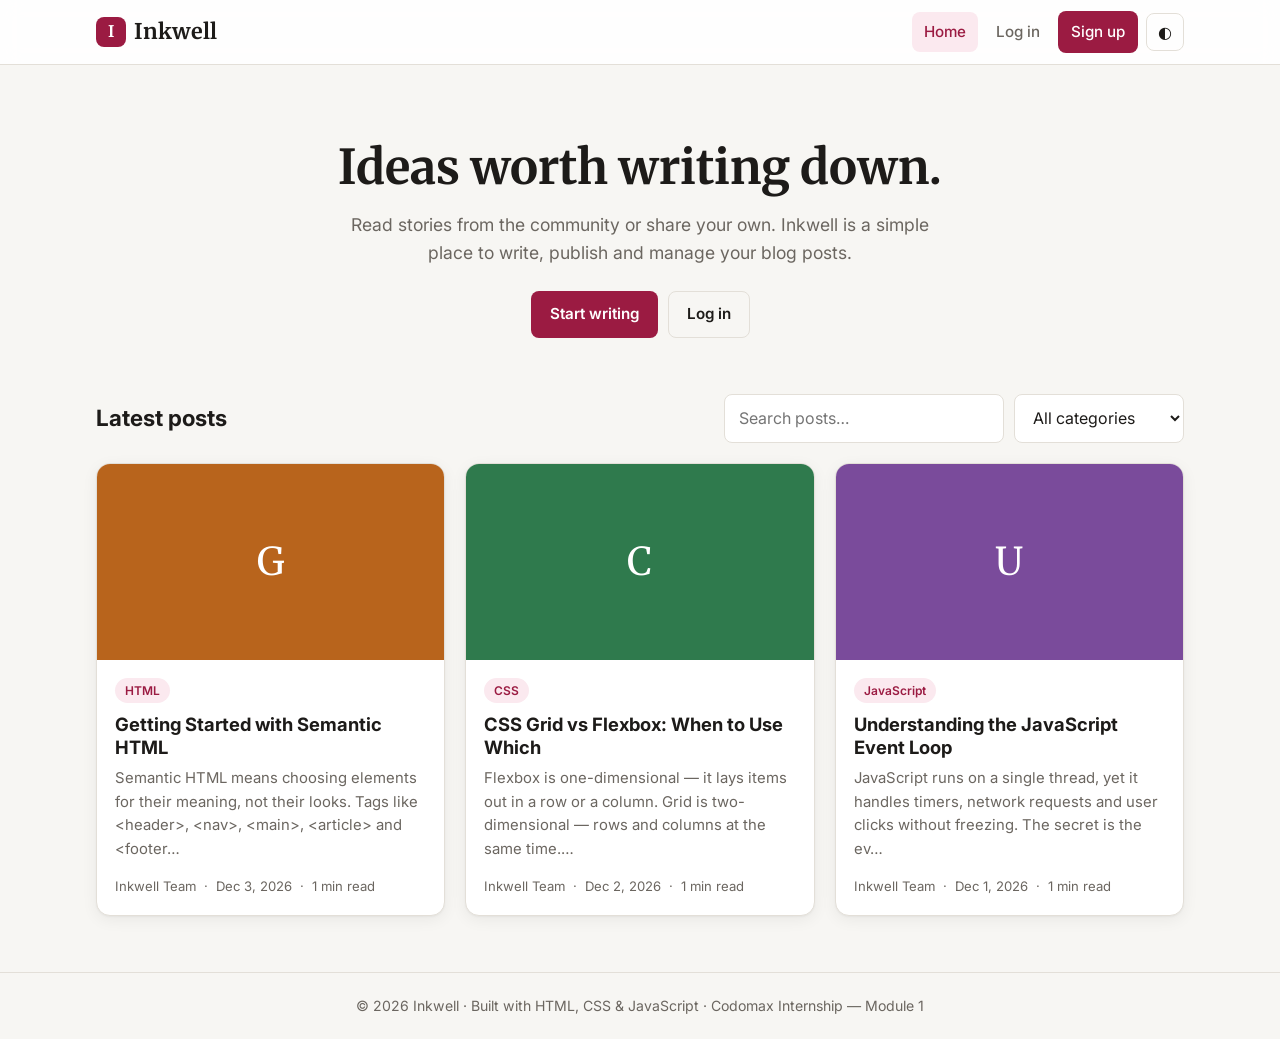
<file: index.html>
<!DOCTYPE html>
<html lang="en">
<head>
  <meta charset="UTF-8">
  <meta name="viewport" content="width=device-width, initial-scale=1.0">
  <meta name="description" content="Inkwell — a simple, responsive blog application.">
  <title>Inkwell — Home</title>
  <link rel="preconnect" href="https://fonts.googleapis.com">
  <link rel="preconnect" href="https://fonts.gstatic.com" crossorigin>
  <link href="https://fonts.googleapis.com/css2?family=Inter:wght@400;500;600;700&family=Merriweather:wght@400;700&display=swap" rel="stylesheet">
  <link rel="stylesheet" href="css/style.css">
</head>
<body>
  <main>
    <div class="container">
      <section class="hero">
        <h1>Ideas worth writing down.</h1>
        <p>Read stories from the community or share your own. Inkwell is a simple place to write, publish and manage your blog posts.</p>
        <div class="hero-actions" id="heroActions"></div>
      </section>

      <section aria-labelledby="latestHeading">
        <div class="toolbar">
          <h2 id="latestHeading">Latest posts</h2>
          <div class="controls">
            <label class="sr-only" for="search">Search posts</label>
            <input type="search" id="search" placeholder="Search posts…">
            <label class="sr-only" for="categoryFilter">Filter by category</label>
            <select id="categoryFilter">
              <option value="">All categories</option>
            </select>
          </div>
        </div>
        <div class="post-grid" id="postGrid"></div>
        <div class="empty" id="emptyState" hidden>
          <div class="icon">✎</div>
          <p>No posts match your search.</p>
        </div>
      </section>
    </div>
  </main>

  <script type="module" src="js/home.js"></script>
</body>
</html>
</file>
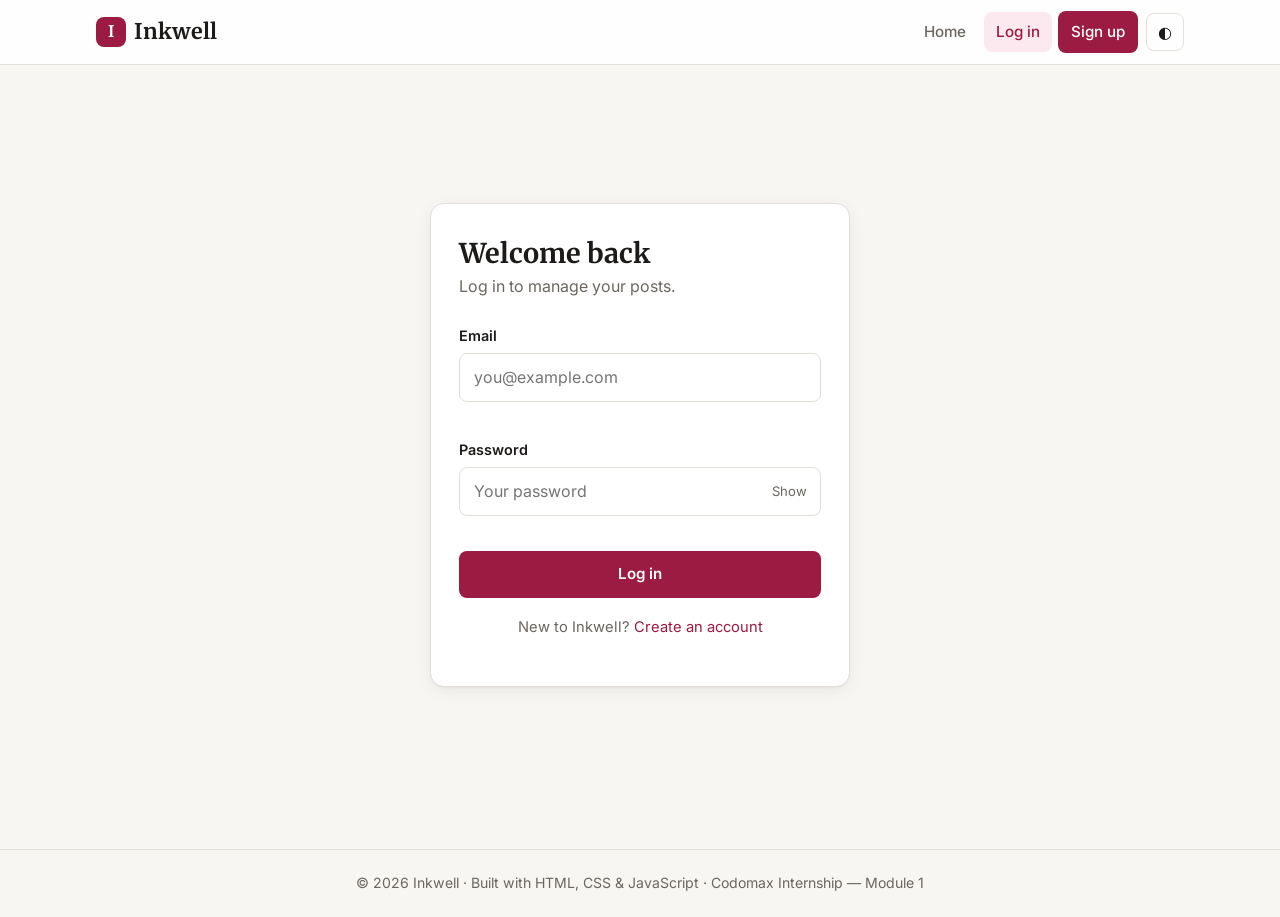
<file: create.html>
<!DOCTYPE html>
<html lang="en">
<head>
  <meta charset="UTF-8">
  <meta name="viewport" content="width=device-width, initial-scale=1.0">
  <title>Inkwell — Create Blog</title>
  <link rel="preconnect" href="https://fonts.googleapis.com">
  <link rel="preconnect" href="https://fonts.gstatic.com" crossorigin>
  <link href="https://fonts.googleapis.com/css2?family=Inter:wght@400;500;600;700&family=Merriweather:wght@400;700&display=swap" rel="stylesheet">
  <link rel="stylesheet" href="css/style.css">
</head>
<body>
  <main>
    <div class="container">
      <div class="page-head">
        <div>
          <h1 id="pageTitle">Create a new post</h1>
          <p id="pageSub">Write something worth reading.</p>
        </div>
      </div>

      <div class="alert" id="formAlert" role="alert"></div>

      <form id="postForm" class="editor-layout" novalidate>
        <div class="card editor-main">
          <div class="form-group">
            <label for="title">Title</label>
            <input type="text" id="title" name="title" maxlength="120" placeholder="Give your post a title" required>
            <div class="counter"><span id="titleCount">0</span>/120</div>
            <div class="field-error"></div>
          </div>
          <div class="form-group">
            <label for="content">Content</label>
            <textarea id="content" name="content" placeholder="Start writing… (leave a blank line between paragraphs)" required></textarea>
            <div class="counter"><span id="wordCount">0</span> words · <span id="readTime">1</span> min read</div>
            <div class="field-error"></div>
          </div>
        </div>

        <aside class="card editor-side">
          <h3>Post settings</h3>
          <div class="form-group">
            <label for="category">Category</label>
            <select id="category" name="category" required></select>
            <div class="field-error"></div>
          </div>
          <div class="form-group">
            <label for="coverUrl">Cover image URL <span class="hint">(optional)</span></label>
            <input type="url" id="coverUrl" name="coverUrl" placeholder="https://…">
            <img id="coverPreview" class="cover-preview" alt="Cover preview">
            <div class="field-error"></div>
          </div>
          <div class="side-actions">
            <button type="submit" class="btn btn-primary" data-status="published">Publish</button>
            <button type="submit" class="btn btn-outline" data-status="draft">Save as draft</button>
            <a href="dashboard.html" class="btn btn-outline" id="cancelBtn">Cancel</a>
          </div>
        </aside>
      </form>
    </div>
  </main>

  <script type="module" src="js/create.js"></script>
</body>
</html>
</file>
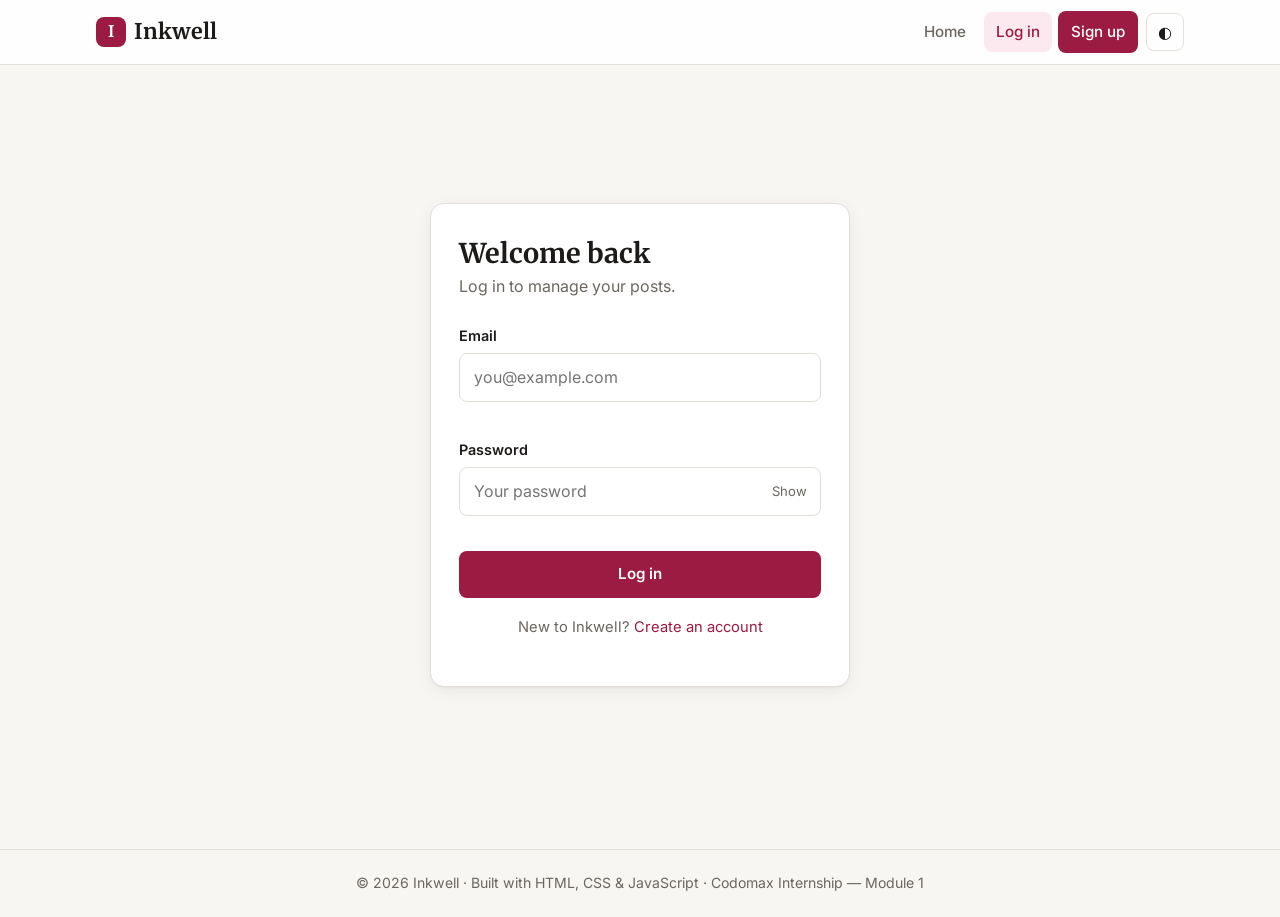
<file: dashboard.html>
<!DOCTYPE html>
<html lang="en">
<head>
  <meta charset="UTF-8">
  <meta name="viewport" content="width=device-width, initial-scale=1.0">
  <title>Inkwell — Dashboard</title>
  <link rel="preconnect" href="https://fonts.googleapis.com">
  <link rel="preconnect" href="https://fonts.gstatic.com" crossorigin>
  <link href="https://fonts.googleapis.com/css2?family=Inter:wght@400;500;600;700&family=Merriweather:wght@400;700&display=swap" rel="stylesheet">
  <link rel="stylesheet" href="css/style.css">
</head>
<body>
  <main>
    <div class="container">
      <div class="page-head">
        <div>
          <h1 id="greeting">Dashboard</h1>
          <p>Manage your posts and drafts.</p>
        </div>
        <a href="create.html" class="btn btn-primary">+ New post</a>
      </div>

      <section class="stats" aria-label="Your stats">
        <div class="card stat"><div class="label">Total posts</div><div class="value" id="statTotal">0</div></div>
        <div class="card stat"><div class="label">Published</div><div class="value" id="statPublished">0</div></div>
        <div class="card stat"><div class="label">Drafts</div><div class="value" id="statDrafts">0</div></div>
        <div class="card stat"><div class="label">Words written</div><div class="value" id="statWords">0</div></div>
      </section>

      <div class="toolbar">
        <h2>Your posts</h2>
        <div class="controls">
          <label class="sr-only" for="statusFilter">Filter by status</label>
          <select id="statusFilter">
            <option value="">All</option>
            <option value="published">Published</option>
            <option value="draft">Drafts</option>
          </select>
        </div>
      </div>

      <div class="card table-card" id="postList"></div>
      <div class="card empty" id="emptyState" hidden>
        <div class="icon">✎</div>
        <p>You haven't written anything yet.</p>
        <a href="create.html" class="btn btn-primary">Write your first post</a>
      </div>
    </div>
  </main>

  <script type="module" src="js/dashboard.js"></script>
</body>
</html>
</file>
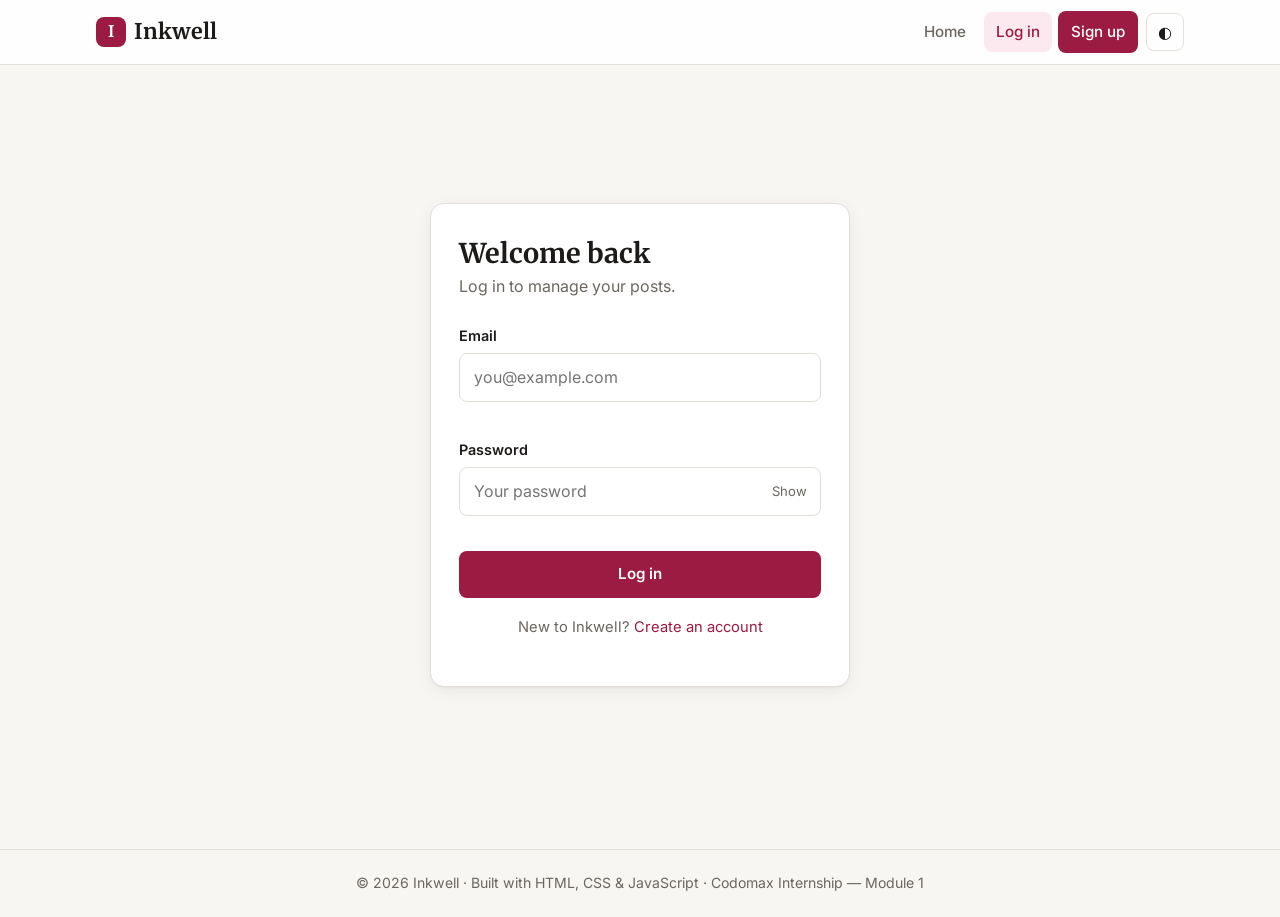
<file: login.html>
<!DOCTYPE html>
<html lang="en">
<head>
  <meta charset="UTF-8">
  <meta name="viewport" content="width=device-width, initial-scale=1.0">
  <title>Inkwell — Log in</title>
  <link rel="preconnect" href="https://fonts.googleapis.com">
  <link rel="preconnect" href="https://fonts.gstatic.com" crossorigin>
  <link href="https://fonts.googleapis.com/css2?family=Inter:wght@400;500;600;700&family=Merriweather:wght@400;700&display=swap" rel="stylesheet">
  <link rel="stylesheet" href="css/style.css">
</head>
<body>
  <main>
    <div class="container auth-wrap">
      <div class="card auth-card">
        <h1>Welcome back</h1>
        <p class="sub">Log in to manage your posts.</p>

        <div class="alert" id="formAlert" role="alert"></div>

        <form id="loginForm" novalidate>
          <div class="form-group">
            <label for="email">Email</label>
            <input type="email" id="email" name="email" autocomplete="email" placeholder="you@example.com" required>
            <div class="field-error"></div>
          </div>
          <div class="form-group">
            <label for="password">Password</label>
            <div class="pw-wrap">
              <input type="password" id="password" name="password" autocomplete="current-password" placeholder="Your password" required>
              <button type="button" class="pw-toggle" aria-label="Show password">Show</button>
            </div>
            <div class="field-error"></div>
          </div>
          <button type="submit" class="btn btn-primary btn-block" id="submitBtn">Log in</button>
        </form>

        <p class="auth-foot">New to Inkwell? <a href="register.html">Create an account</a></p>
      </div>
    </div>
  </main>

  <script type="module" src="js/login.js"></script>
</body>
</html>
</file>
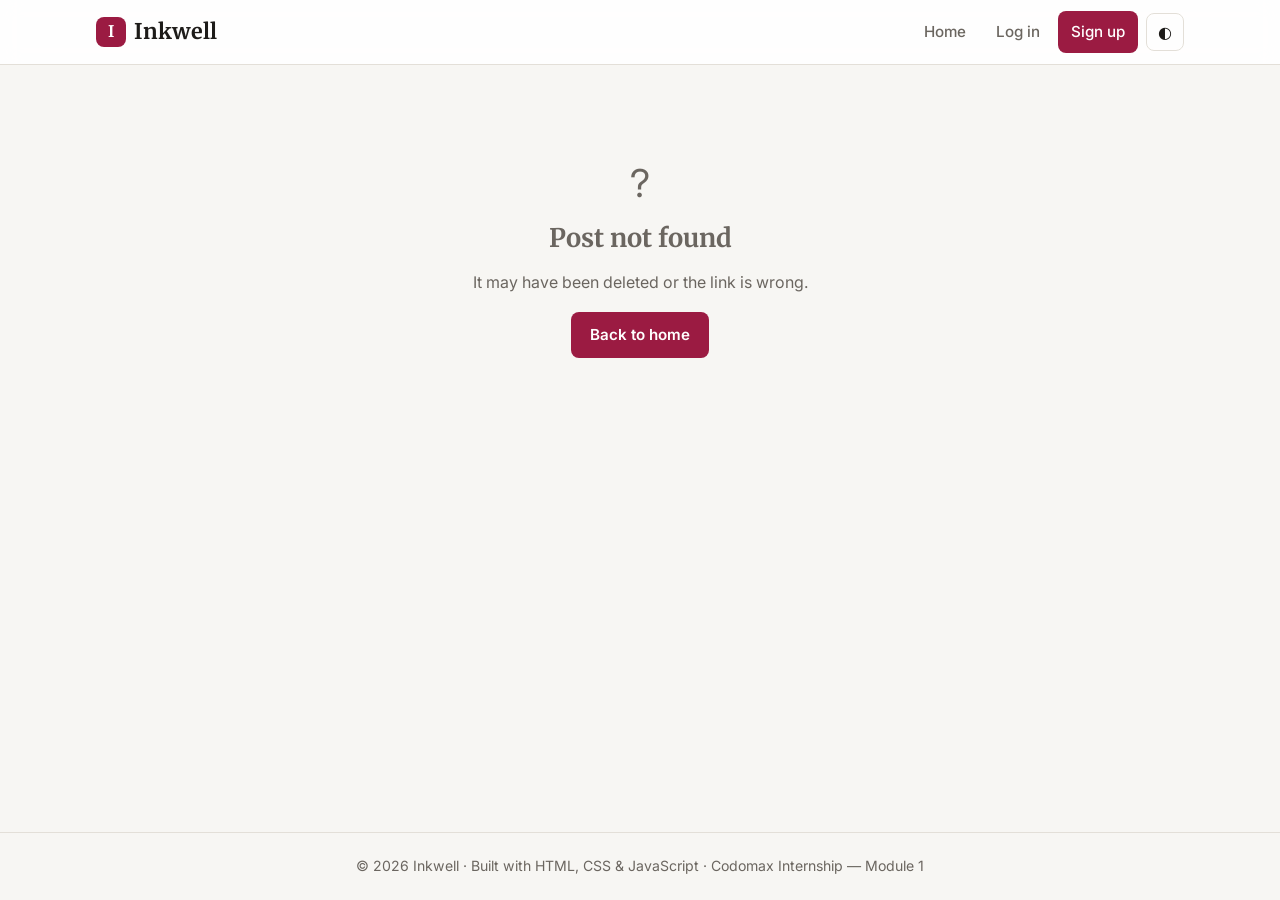
<file: post.html>
<!DOCTYPE html>
<html lang="en">
<head>
  <meta charset="UTF-8">
  <meta name="viewport" content="width=device-width, initial-scale=1.0">
  <title>Inkwell — Post</title>
  <link rel="preconnect" href="https://fonts.googleapis.com">
  <link rel="preconnect" href="https://fonts.gstatic.com" crossorigin>
  <link href="https://fonts.googleapis.com/css2?family=Inter:wght@400;500;600;700&family=Merriweather:wght@400;700&display=swap" rel="stylesheet">
  <link rel="stylesheet" href="css/style.css">
</head>
<body>
  <main>
    <div class="container">
      <article class="article" id="article"></article>
    </div>
  </main>

  <script type="module" src="js/post.js"></script>
</body>
</html>
</file>
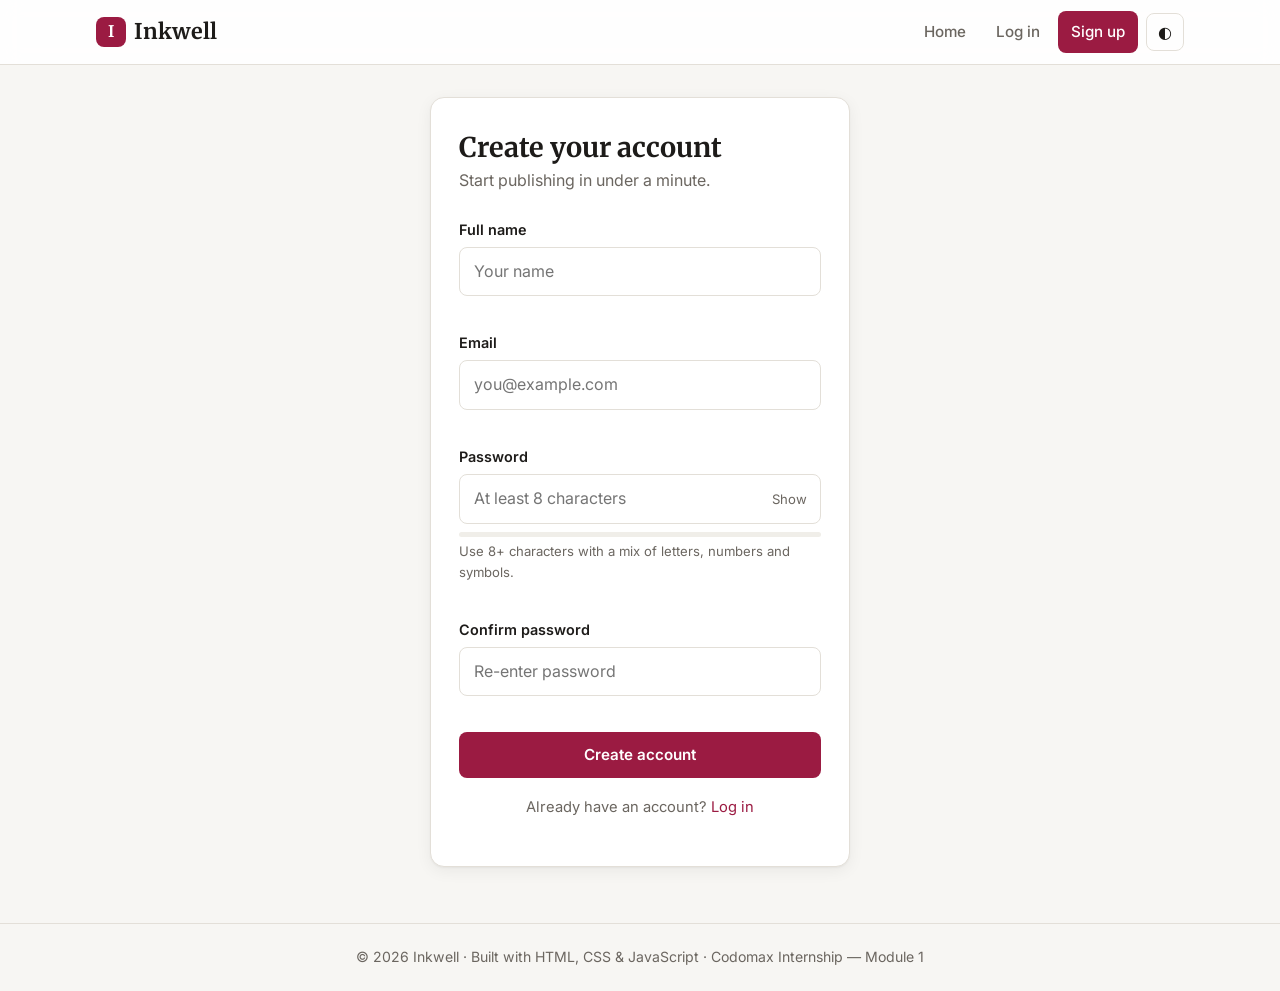
<file: register.html>
<!DOCTYPE html>
<html lang="en">
<head>
  <meta charset="UTF-8">
  <meta name="viewport" content="width=device-width, initial-scale=1.0">
  <title>Inkwell — Create account</title>
  <link rel="preconnect" href="https://fonts.googleapis.com">
  <link rel="preconnect" href="https://fonts.gstatic.com" crossorigin>
  <link href="https://fonts.googleapis.com/css2?family=Inter:wght@400;500;600;700&family=Merriweather:wght@400;700&display=swap" rel="stylesheet">
  <link rel="stylesheet" href="css/style.css">
</head>
<body>
  <main>
    <div class="container auth-wrap">
      <div class="card auth-card">
        <h1>Create your account</h1>
        <p class="sub">Start publishing in under a minute.</p>

        <div class="alert" id="formAlert" role="alert"></div>

        <form id="registerForm" novalidate>
          <div class="form-group">
            <label for="name">Full name</label>
            <input type="text" id="name" name="name" autocomplete="name" placeholder="Your name" required>
            <div class="field-error"></div>
          </div>
          <div class="form-group">
            <label for="email">Email</label>
            <input type="email" id="email" name="email" autocomplete="email" placeholder="you@example.com" required>
            <div class="field-error"></div>
          </div>
          <div class="form-group">
            <label for="password">Password</label>
            <div class="pw-wrap">
              <input type="password" id="password" name="password" autocomplete="new-password" placeholder="At least 8 characters" required>
              <button type="button" class="pw-toggle" aria-label="Show password">Show</button>
            </div>
            <div class="strength" aria-hidden="true"><span id="strengthBar"></span></div>
            <div class="hint" id="strengthText">Use 8+ characters with a mix of letters, numbers and symbols.</div>
            <div class="field-error"></div>
          </div>
          <div class="form-group">
            <label for="confirm">Confirm password</label>
            <input type="password" id="confirm" name="confirm" autocomplete="new-password" placeholder="Re-enter password" required>
            <div class="field-error"></div>
          </div>
          <button type="submit" class="btn btn-primary btn-block" id="submitBtn">Create account</button>
        </form>

        <p class="auth-foot">Already have an account? <a href="login.html">Log in</a></p>
      </div>
    </div>
  </main>

  <script type="module" src="js/register.js"></script>
</body>
</html>
</file>
<file: css/style.css>
/* ==========================================================
   Inkwell Blog — shared stylesheet
   Mobile-first, responsive, light + dark theme
   ========================================================== */

:root {
  --bg: #f7f6f3;
  --surface: #ffffff;
  --surface-2: #f0eee9;
  --text: #1d1b19;
  --muted: #6b6660;
  --border: #e3dfd8;
  --primary: #9b1b42;
  --primary-hover: #7f1435;
  --primary-soft: #fbe9ef;
  --success: #1f7a4d;
  --danger: #b42318;
  --shadow: 0 1px 2px rgba(0, 0, 0, .04), 0 4px 16px rgba(0, 0, 0, .06);
  --radius: 14px;
  --radius-sm: 8px;
  --maxw: 1120px;
  --font: "Inter", system-ui, -apple-system, "Segoe UI", Roboto, sans-serif;
  --font-serif: "Merriweather", Georgia, serif;
}

@media (prefers-color-scheme: dark) {
  :root:not([data-theme="light"]) {
    --bg: #141312;
    --surface: #1d1c1a;
    --surface-2: #262422;
    --text: #f1eee9;
    --muted: #a59f97;
    --border: #34312d;
    --primary: #e0547f;
    --primary-hover: #ea7398;
    --primary-soft: #3a1a25;
    --shadow: 0 1px 2px rgba(0, 0, 0, .3), 0 4px 16px rgba(0, 0, 0, .3);
  }
}
:root[data-theme="dark"] {
  --bg: #141312;
  --surface: #1d1c1a;
  --surface-2: #262422;
  --text: #f1eee9;
  --muted: #a59f97;
  --border: #34312d;
  --primary: #e0547f;
  --primary-hover: #ea7398;
  --primary-soft: #3a1a25;
  --shadow: 0 1px 2px rgba(0, 0, 0, .3), 0 4px 16px rgba(0, 0, 0, .3);
}

*, *::before, *::after { box-sizing: border-box; }

html { -webkit-text-size-adjust: 100%; }

body {
  margin: 0;
  font-family: var(--font);
  font-size: 16px;
  line-height: 1.6;
  color: var(--text);
  background: var(--bg);
  min-height: 100vh;
  display: flex;
  flex-direction: column;
}

img { max-width: 100%; display: block; }
a { color: var(--primary); text-decoration: none; }
a:hover { text-decoration: underline; }
h1, h2, h3 { line-height: 1.25; margin: 0 0 .5em; }

.container {
  width: 100%;
  max-width: var(--maxw);
  margin: 0 auto;
  padding: 0 16px;
}

main { flex: 1; padding: 32px 0 56px; }

/* ---------- Navbar ---------- */
.navbar {
  position: sticky;
  top: 0;
  z-index: 50;
  background: color-mix(in srgb, var(--surface) 88%, transparent);
  backdrop-filter: blur(10px);
  border-bottom: 1px solid var(--border);
}
.navbar .container {
  display: flex;
  align-items: center;
  justify-content: space-between;
  height: 64px;
  gap: 16px;
}
.brand {
  font-family: var(--font-serif);
  font-weight: 700;
  font-size: 1.35rem;
  color: var(--text);
  display: flex;
  align-items: center;
  gap: 8px;
}
.brand:hover { text-decoration: none; }
.brand-mark {
  width: 30px; height: 30px;
  border-radius: 8px;
  background: var(--primary);
  color: #fff;
  display: grid;
  place-items: center;
  font-size: 1rem;
}
.nav-links {
  display: flex;
  align-items: center;
  gap: 6px;
  list-style: none;
  margin: 0;
  padding: 0;
}
.nav-links a, .nav-links button.link {
  display: block;
  padding: 8px 12px;
  border-radius: var(--radius-sm);
  color: var(--muted);
  font-weight: 500;
  font-size: .95rem;
}
.nav-links a:hover, .nav-links button.link:hover {
  color: var(--text);
  background: var(--surface-2);
  text-decoration: none;
}
.nav-links a.active { color: var(--primary); background: var(--primary-soft); }
.nav-user {
  font-size: .9rem;
  color: var(--muted);
  padding: 0 8px;
}
.nav-toggle {
  display: none;
  background: none;
  border: 1px solid var(--border);
  border-radius: var(--radius-sm);
  width: 40px; height: 40px;
  color: var(--text);
  font-size: 1.2rem;
  cursor: pointer;
}
.theme-toggle {
  background: none;
  border: 1px solid var(--border);
  border-radius: var(--radius-sm);
  width: 38px; height: 38px;
  cursor: pointer;
  color: var(--text);
  font-size: 1rem;
}

@media (max-width: 760px) {
  .nav-toggle { display: inline-grid; place-items: center; }
  .nav-links {
    position: absolute;
    top: 64px; left: 0; right: 0;
    flex-direction: column;
    align-items: stretch;
    background: var(--surface);
    border-bottom: 1px solid var(--border);
    padding: 8px 16px 16px;
    display: none;
    box-shadow: var(--shadow);
  }
  .nav-links.open { display: flex; }
  .nav-links a, .nav-links button.link { padding: 12px; }
  .nav-user { padding: 8px 12px; }
}

/* ---------- Buttons & forms ---------- */
.btn {
  display: inline-flex;
  align-items: center;
  justify-content: center;
  gap: 8px;
  padding: 10px 18px;
  border-radius: var(--radius-sm);
  border: 1px solid transparent;
  font: inherit;
  font-weight: 600;
  font-size: .95rem;
  cursor: pointer;
  transition: background .15s, border-color .15s, transform .05s;
  text-decoration: none;
}
.btn:hover { text-decoration: none; }
.btn:active { transform: translateY(1px); }
.btn-primary { background: var(--primary); color: #fff; }
.btn-primary:hover { background: var(--primary-hover); }
.btn-outline { background: transparent; border-color: var(--border); color: var(--text); }
.btn-outline:hover { background: var(--surface-2); }
.btn-danger { background: transparent; border-color: var(--border); color: var(--danger); }
.btn-danger:hover { background: color-mix(in srgb, var(--danger) 10%, transparent); }
.btn-sm { padding: 6px 12px; font-size: .85rem; }
.btn-block { width: 100%; }
.btn:disabled { opacity: .6; cursor: not-allowed; }

button.link { background: none; border: 0; font: inherit; cursor: pointer; }

.form-group { margin-bottom: 18px; }
label { display: block; font-weight: 600; font-size: .9rem; margin-bottom: 6px; }
input, textarea, select {
  width: 100%;
  padding: 11px 14px;
  font: inherit;
  color: var(--text);
  background: var(--surface);
  border: 1px solid var(--border);
  border-radius: var(--radius-sm);
  transition: border-color .15s, box-shadow .15s;
}
input:focus, textarea:focus, select:focus {
  outline: none;
  border-color: var(--primary);
  box-shadow: 0 0 0 3px var(--primary-soft);
}
textarea { min-height: 260px; resize: vertical; line-height: 1.7; }
.input-error { border-color: var(--danger) !important; }
.field-error { color: var(--danger); font-size: .82rem; margin-top: 4px; min-height: 1em; }
.hint { color: var(--muted); font-size: .82rem; margin-top: 4px; }

.alert {
  padding: 12px 14px;
  border-radius: var(--radius-sm);
  font-size: .92rem;
  margin-bottom: 18px;
  display: none;
}
.alert.show { display: block; }
.alert-error { background: color-mix(in srgb, var(--danger) 12%, transparent); color: var(--danger); }
.alert-success { background: color-mix(in srgb, var(--success) 14%, transparent); color: var(--success); }

/* ---------- Cards ---------- */
.card {
  background: var(--surface);
  border: 1px solid var(--border);
  border-radius: var(--radius);
  box-shadow: var(--shadow);
}

/* ---------- Hero (Home) ---------- */
.hero {
  padding: 40px 0 28px;
  text-align: center;
}
.hero h1 {
  font-family: var(--font-serif);
  font-size: clamp(1.9rem, 5vw, 3rem);
  max-width: 760px;
  margin: 0 auto 14px;
}
.hero p { color: var(--muted); font-size: 1.1rem; max-width: 600px; margin: 0 auto 24px; }
.hero-actions { display: flex; gap: 10px; justify-content: center; flex-wrap: wrap; }

.toolbar {
  display: flex;
  gap: 12px;
  align-items: center;
  justify-content: space-between;
  flex-wrap: wrap;
  margin: 28px 0 20px;
}
.toolbar h2 { margin: 0; font-size: 1.4rem; }
.toolbar .controls { display: flex; gap: 10px; flex-wrap: wrap; flex: 1; justify-content: flex-end; }
.toolbar input { max-width: 280px; }
.toolbar select { max-width: 170px; }
@media (max-width: 600px) {
  .toolbar .controls { justify-content: stretch; flex-basis: 100%; }
  .toolbar .controls > * { flex: 1; min-width: 0; }
  .toolbar input, .toolbar select { max-width: none; }
}

/* ---------- Blog grid ---------- */
.post-grid {
  display: grid;
  grid-template-columns: repeat(auto-fill, minmax(290px, 1fr));
  gap: 20px;
}
.post-card {
  display: flex;
  flex-direction: column;
  overflow: hidden;
  transition: transform .15s, box-shadow .15s;
}
.post-card:hover { transform: translateY(-3px); }
.post-cover {
  aspect-ratio: 16 / 9;
  background: var(--surface-2);
  display: grid;
  place-items: center;
  font-family: var(--font-serif);
  font-size: 2.4rem;
  color: #fff;
  object-fit: cover;
  width: 100%;
}
.post-body { padding: 18px; display: flex; flex-direction: column; flex: 1; }
.post-body h3 { font-size: 1.15rem; margin-bottom: 8px; }
.post-body h3 a { color: var(--text); }
.post-excerpt { color: var(--muted); font-size: .93rem; flex: 1; margin: 0 0 14px; }
.meta { color: var(--muted); font-size: .82rem; display: flex; gap: 8px; flex-wrap: wrap; align-items: center; }
.tag {
  display: inline-block;
  font-size: .75rem;
  font-weight: 600;
  padding: 3px 10px;
  border-radius: 999px;
  background: var(--primary-soft);
  color: var(--primary);
  margin-bottom: 10px;
  align-self: flex-start;
}

.empty {
  text-align: center;
  padding: 56px 16px;
  color: var(--muted);
}
.empty .icon { font-size: 2.4rem; margin-bottom: 8px; }

/* ---------- Auth pages ---------- */
.auth-wrap {
  min-height: calc(100vh - 64px - 140px);
  display: grid;
  place-items: center;
}
.auth-card { width: 100%; max-width: 420px; padding: 32px 28px; }
.auth-card h1 { font-family: var(--font-serif); font-size: 1.7rem; margin-bottom: 4px; }
.auth-card .sub { color: var(--muted); margin: 0 0 24px; }
.auth-foot { text-align: center; color: var(--muted); font-size: .92rem; margin-top: 18px; }
.pw-wrap { position: relative; }
.pw-wrap input { padding-right: 64px; }
.pw-toggle {
  position: absolute; right: 8px; top: 50%; transform: translateY(-50%);
  background: none; border: 0; color: var(--muted); font: inherit; font-size: .82rem; cursor: pointer;
}
.strength { height: 5px; border-radius: 4px; background: var(--surface-2); margin-top: 8px; overflow: hidden; }
.strength span { display: block; height: 100%; width: 0; transition: width .2s, background .2s; }

/* ---------- Dashboard ---------- */
.page-head {
  display: flex; justify-content: space-between; align-items: flex-end; gap: 16px; flex-wrap: wrap;
  margin-bottom: 24px;
}
.page-head h1 { font-family: var(--font-serif); margin: 0; font-size: clamp(1.6rem, 4vw, 2.1rem); }
.page-head p { margin: 4px 0 0; color: var(--muted); }

.stats {
  display: grid;
  grid-template-columns: repeat(auto-fit, minmax(160px, 1fr));
  gap: 16px;
  margin-bottom: 28px;
}
.stat { padding: 18px 20px; }
.stat .label { color: var(--muted); font-size: .85rem; }
.stat .value { font-size: 1.9rem; font-weight: 700; }

.table-card { overflow: hidden; }
.post-row {
  display: grid;
  grid-template-columns: 1fr auto;
  gap: 12px;
  align-items: center;
  padding: 16px 20px;
  border-top: 1px solid var(--border);
}
.post-row:first-child { border-top: 0; }
.post-row h3 { font-size: 1.02rem; margin: 0 0 4px; }
.post-row h3 a { color: var(--text); }
.row-actions { display: flex; gap: 8px; flex-wrap: wrap; justify-content: flex-end; }
.status {
  font-size: .72rem; font-weight: 700; text-transform: uppercase; letter-spacing: .04em;
  padding: 2px 8px; border-radius: 999px;
}
.status.published { background: color-mix(in srgb, var(--success) 15%, transparent); color: var(--success); }
.status.draft { background: var(--surface-2); color: var(--muted); }
@media (max-width: 600px) {
  .post-row { grid-template-columns: 1fr; }
  .row-actions { justify-content: flex-start; }
}

/* ---------- Editor ---------- */
.editor-layout {
  display: grid;
  grid-template-columns: minmax(0, 1fr) 320px;
  gap: 24px;
  align-items: start;
}
.editor-main { padding: 24px; }
.editor-side { padding: 20px; position: sticky; top: 84px; }
.editor-side h3 { font-size: 1rem; }
#title { font-family: var(--font-serif); font-size: 1.4rem; font-weight: 700; }
.counter { text-align: right; color: var(--muted); font-size: .8rem; margin-top: 4px; }
.cover-preview { border-radius: var(--radius-sm); margin-top: 10px; aspect-ratio: 16/9; object-fit: cover; width: 100%; display: none; }
.side-actions { display: flex; flex-direction: column; gap: 10px; margin-top: 8px; }
@media (max-width: 900px) {
  .editor-layout { grid-template-columns: 1fr; }
  .editor-side { position: static; }
}

/* ---------- Single post ---------- */
.article { max-width: 760px; margin: 0 auto; }
.article h1 { font-family: var(--font-serif); font-size: clamp(1.8rem, 5vw, 2.7rem); }
.article .post-cover { border-radius: var(--radius); margin: 24px 0; font-size: 3.4rem; }
.article-content { font-family: var(--font-serif); font-size: 1.08rem; line-height: 1.85; }
.article-content p { margin: 0 0 1.2em; }
.back-link { display: block; width: fit-content; margin-bottom: 20px; font-weight: 500; }

/* ---------- Footer & toast ---------- */
.footer {
  border-top: 1px solid var(--border);
  padding: 22px 0;
  color: var(--muted);
  font-size: .88rem;
  text-align: center;
}

.toast {
  position: fixed;
  bottom: 24px; left: 50%;
  transform: translateX(-50%) translateY(20px);
  background: var(--text);
  color: var(--bg);
  padding: 12px 20px;
  border-radius: var(--radius-sm);
  font-size: .92rem;
  opacity: 0;
  pointer-events: none;
  transition: opacity .2s, transform .2s;
  z-index: 100;
  max-width: calc(100% - 32px);
}
.toast.show { opacity: 1; transform: translateX(-50%) translateY(0); }

.sr-only {
  position: absolute; width: 1px; height: 1px; padding: 0; margin: -1px;
  overflow: hidden; clip: rect(0, 0, 0, 0); border: 0;
}
</file>
